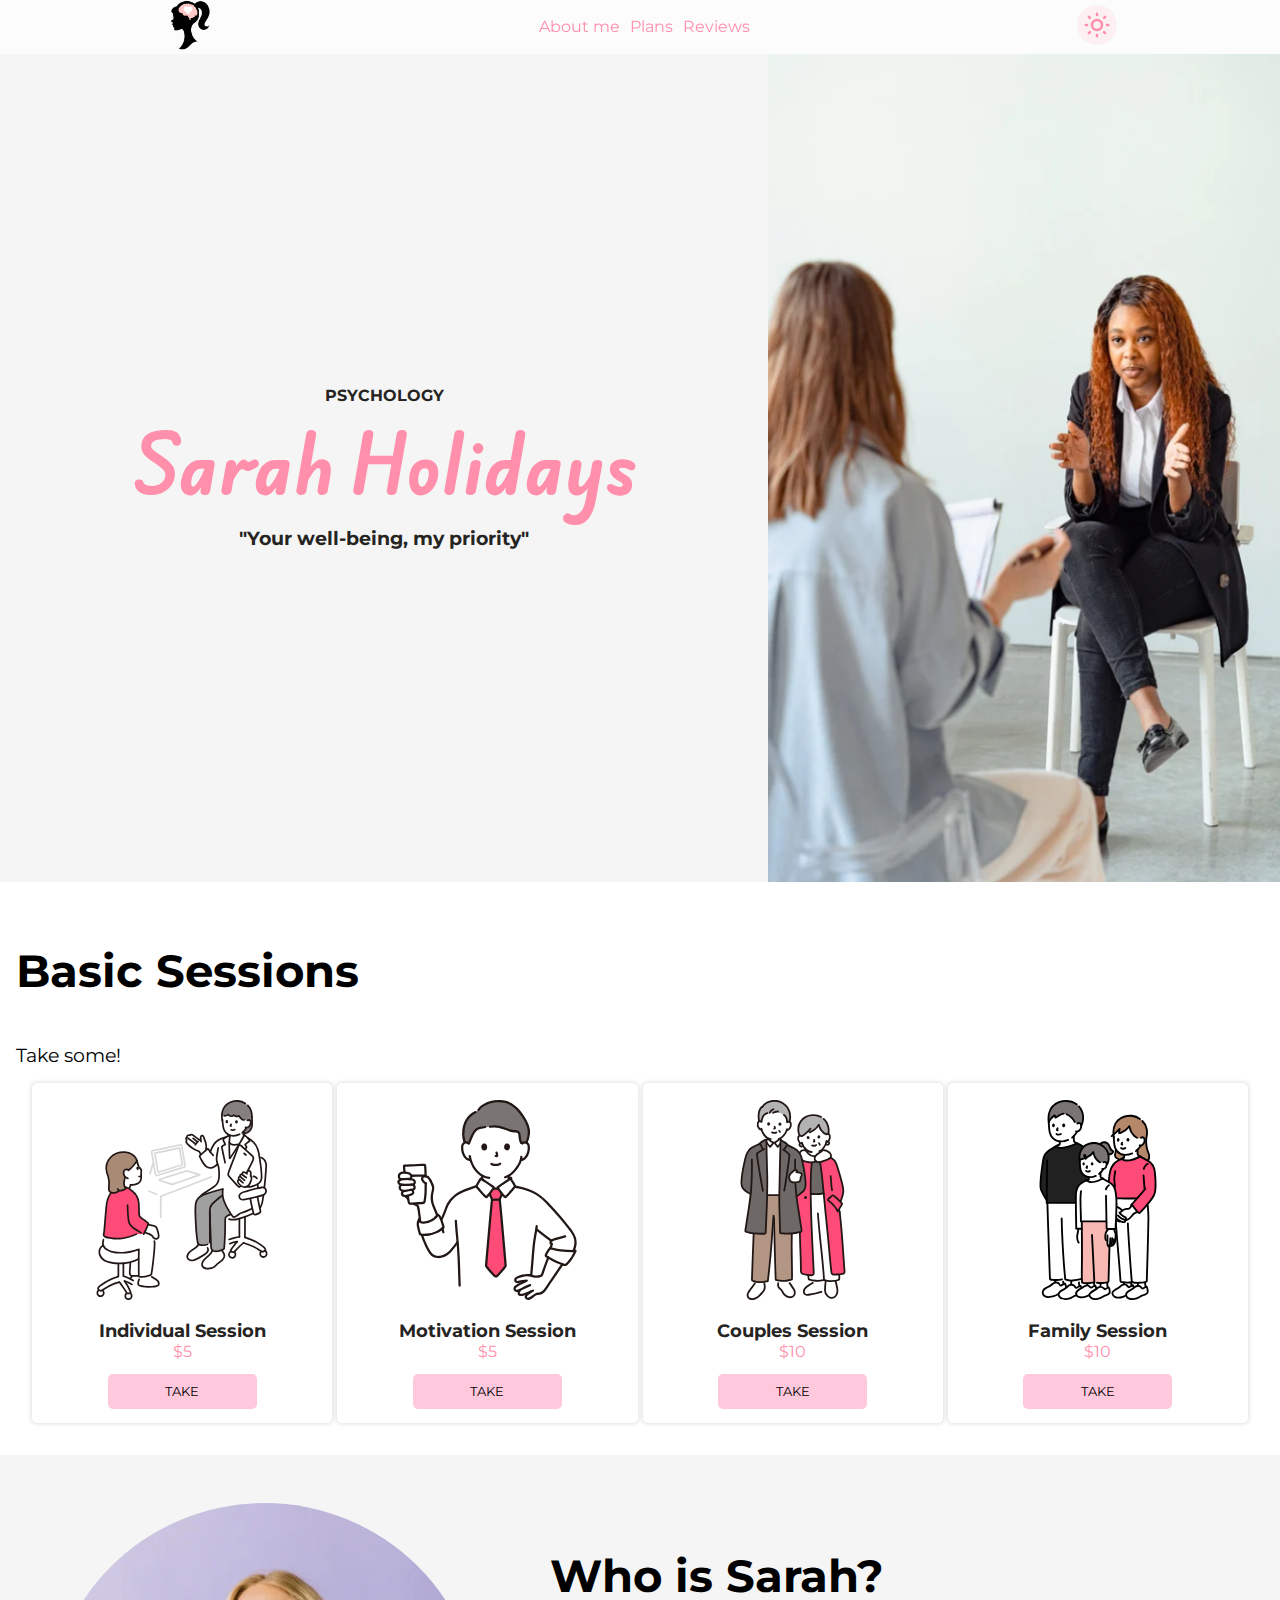
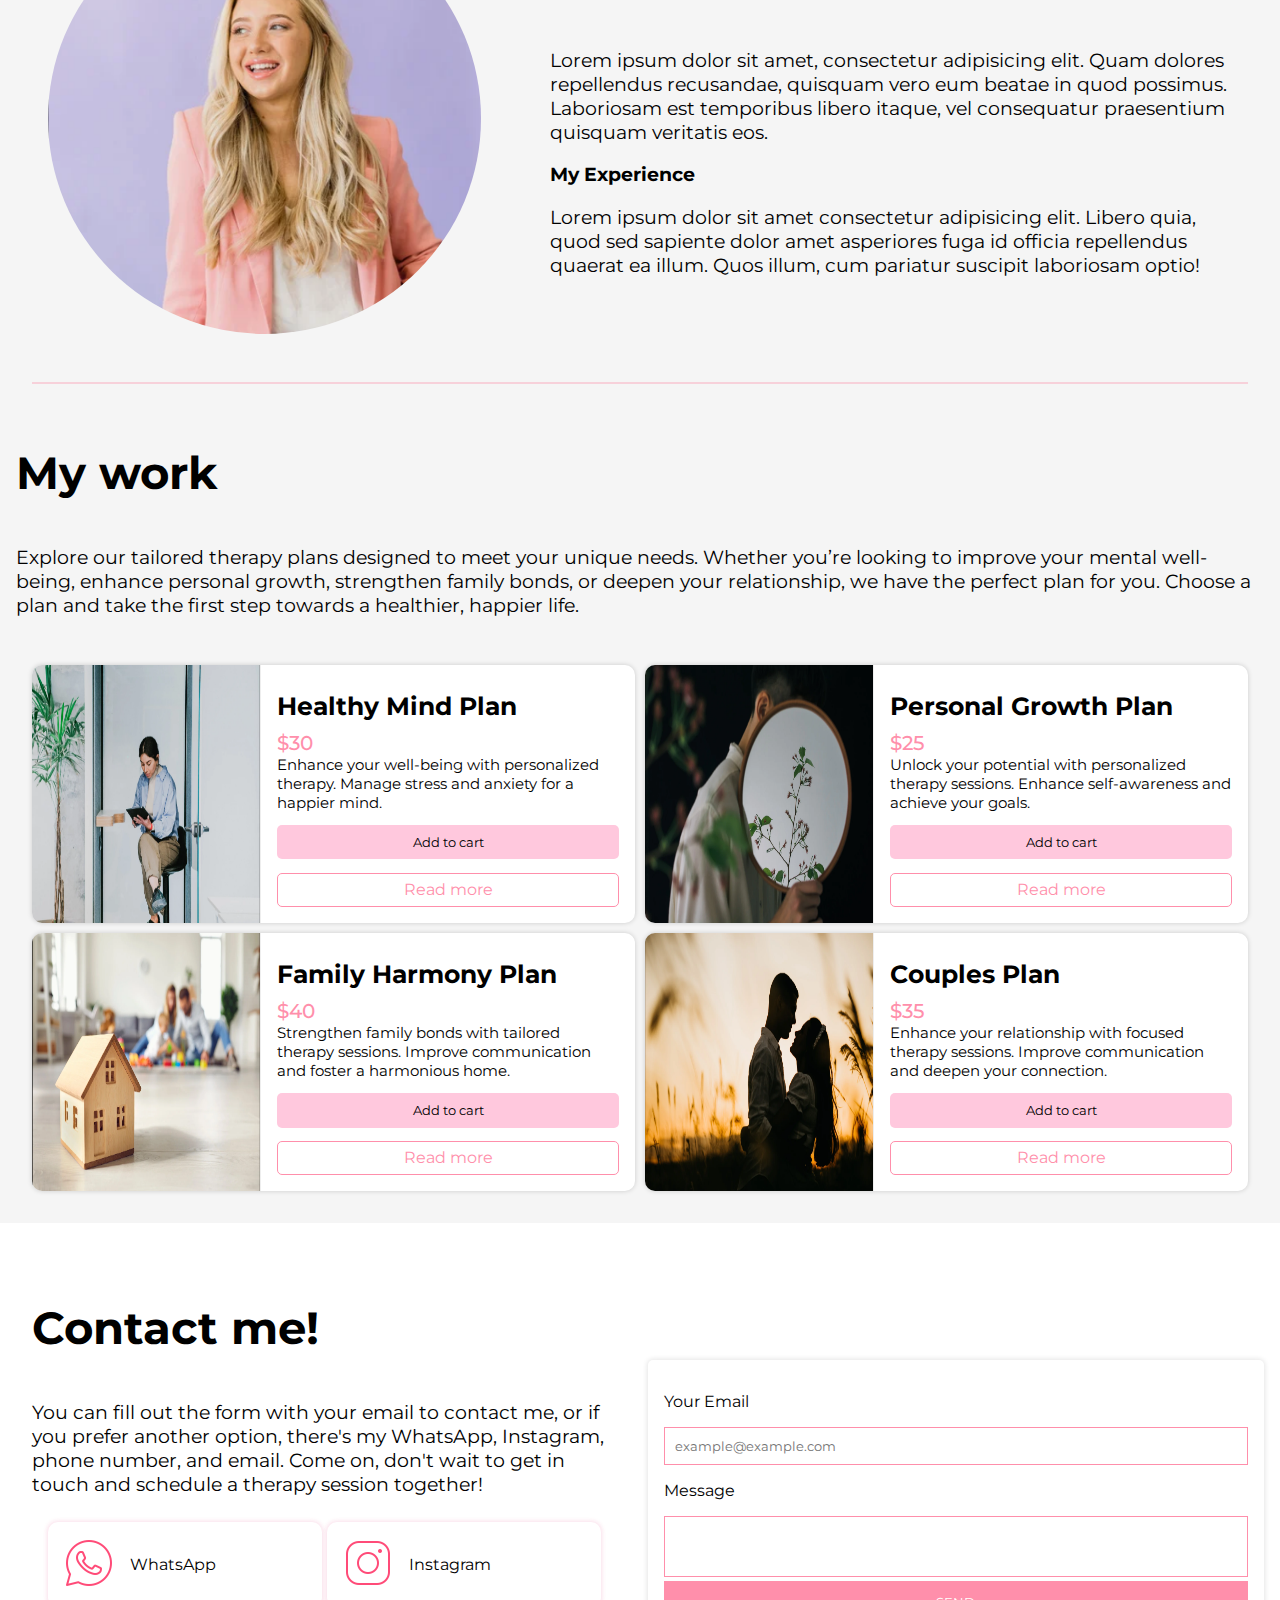
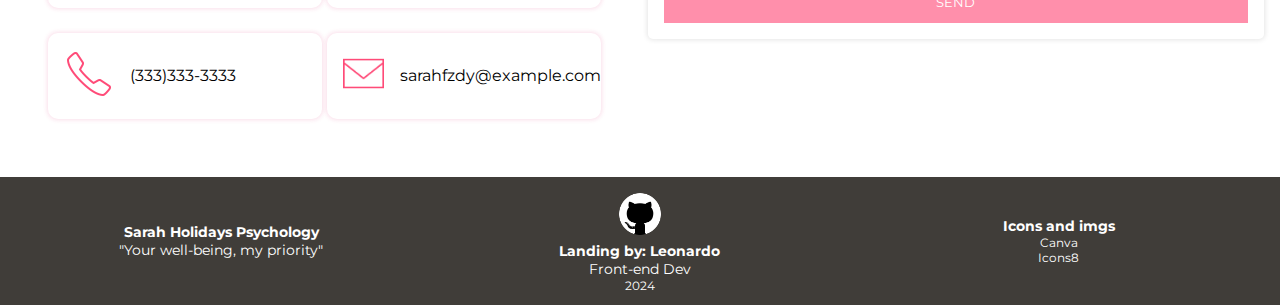
<file: index.html>
<!DOCTYPE html>
<html lang="en">
<head>
    <meta charset="UTF-8">
    <meta name="viewport" content="width=device-width, initial-scale=1.0">
    <link rel="stylesheet" href="style.css">
    <link rel="shortcut icon" href="imgs/logoS new.png" type="image/x-icon">
    <title>Sarah | Psychology</title>
</head>
<body>
    <header>
        <nav>
            <div class="logo">
                <a href="#intro">
                    <img src="imgs/logoS new.png" alt="logo">
                </a>
            </div>
            <div class="tags">
                <a href="#about">About me</a>
                <a href="#work">Plans</a>
                <a href="revs/index.html" id="revs">Reviews</a>
            </div>
            <div class="theme">
                <label for="dark" id="dark-label">
                    <img src="imgs/sun-svgrepo-com.svg" alt="theme" class="light-icon">
                    <img src="imgs/moon-stars-svgrepo-com.svg" alt="dark-theme" class="dark-icon">
                </label>
                <input type="checkbox" name="dark" id="dark">
            </div>
            <div class="menu-burger">
                <label for="burger" class="button-burger">
                    <img src="imgs/menu-alt-02-svgrepo-com.svg" alt="menu">
                </label>
                <input type="checkbox" name="burger" id="burger">
                <div class="burger-tags">
                    <a href="#about">About me</a>
                    <a href="#work">Plans</a>
                    <a href="revs/index.html" id="revs">Reviews</a>
                    <label for="dark" id="dark-label">
                        <img src="imgs/sun-svgrepo-com.svg" alt="theme" class="light-icon">
                        <img src="imgs/moon-stars-svgrepo-com.svg" alt="dark-theme" class="dark-icon">
                    </label> 
                </div>
            </div>
        </nav>
    </header>
    <main>
        <section class="intro" id="intro">
            <article class="text">
                <h4>PSYCHOLOGY</h4>
                <h1>Sarah Holidays</h1>
                <h3>"Your well-being, my priority"</h3>
            </article>
            <article class="img">
                <img src="imgs/introSarah.png" alt="">
            </article>
        </section>
        <section class="therapy" id="therapy">
            <article class="text">
                <h2>Basic Sessions</h2>
                <p>
                    Take some!
                </p>
            </article>
            <article class="cards-container">
                <div class="t-card">
                    <div class="img">
                        <img src="imgs/medical1.svg" alt="icon">
                    </div>
                    <div class="text">
                        <h5>Individual Session</h5>
                        <span>$5</span>
                        <button>TAKE</button>
                    </div>
                </div>
                <div class="t-card">
                    <div class="img">
                        <img src="imgs/person1.svg" alt="icon">
                    </div>
                    <div class="text">
                        <h5>Motivation Session</h5>
                        <span>$5</span>
                        <button>TAKE</button>
                    </div>
                </div>
                <div class="t-card">
                    <div class="img">
                        <img src="imgs/couple.svg" alt="">
                    </div>
                    <div class="text">
                        <h5>Couples Session</h5>
                        <span>$10</span>
                        <button>TAKE</button>
                    </div>
                </div>
                <div class="t-card">
                    <div class="img">
                        <img src="imgs/family-facing-diagonally-svgrepo-com.svg" alt="">
                    </div>
                    <div class="text">
                        <h5>Family Session</h5>
                        <span>$10</span>
                        <button>TAKE</button>
                    </div>
                </div>
            </article>
        </section>
        <section class="about" id="about">
            <article class="img">
                <img src="imgs/Sarah.png" alt="">
            </article>
            <article class="text">
                <h2>Who is Sarah?</h2>
                <p>
                    Lorem ipsum dolor sit amet, consectetur adipisicing elit. 
                    Quam dolores repellendus recusandae, quisquam vero eum 
                    beatae in quod possimus. Laboriosam est temporibus libero 
                    itaque, vel consequatur praesentium quisquam veritatis eos.
                </p>
                <h3>My Experience</h3>
                <p>
                    Lorem ipsum dolor sit amet consectetur adipisicing elit. 
                    Libero quia, quod sed sapiente dolor amet asperiores fuga id officia repellendus quaerat ea illum. Quos illum, 
                    cum pariatur suscipit laboriosam optio!
                </p>
            </article>
        </section>
        <hr>
        <section class="work" id="work">
            <h2>My work</h2>
            <p>
                Explore our tailored therapy plans designed to meet your unique needs. Whether you’re looking to improve your mental well-being, enhance personal growth, strengthen family bonds, or deepen your relationship, 
                we have the perfect plan for you. 
                Choose a plan and take the first step towards a healthier, happier life.
            </p>
        </section>
        <section class="plans">
            <article class="p-card">
                <div class="img">
                    <img src="imgs/card1.png" alt="">
                </div>
                <div class="text">
                    <h3>Healthy Mind Plan</h3>
                    <h4><span>$30</span></h4>
                    <p>
                        Enhance your well-being with personalized therapy. 
                        Manage stress and anxiety for a happier mind.
                    </p>
                    <div class="btns">
                        <button>Add to cart</button>
                        <a href="#">Read more</a>
                    </div>
                    
                </div>
            </article>
            <article class="p-card">
                <div class="img">
                    <img src="imgs/card2.png" alt="">
                </div>
                <div class="text">
                    <h3>Personal Growth Plan</h3>
                    <h4><span>$25</span></h4>
                    <p>
                        Unlock your potential with personalized therapy sessions. 
                        Enhance self-awareness and achieve your goals.
                    </p>
                    <div class="btns">
                        <button>Add to cart</button>
                        <a href="#">Read more</a>
                    </div>
                </div>
            </article>
            <article class="p-card">
                <div class="img">
                    <img src="imgs/card3.png" alt="">
                </div>
                <div class="text">
                    <h3>Family Harmony Plan</h3>
                    <h4><span>$40</span></h4>
                    <p>
                        Strengthen family bonds with tailored therapy sessions. 
                        Improve communication and foster a harmonious home.
                    </p>
                    <div class="btns">
                        <button>Add to cart</button>
                        <a href="#">Read more</a>
                    </div>
                </div>
            </article>
            <article class="p-card">
                <div class="img">
                    <img src="imgs/card4.png" alt="">
                </div>
                <div class="text">
                    <h3>Couples Plan</h3>
                    <h4><span>$35</span></h4>
                    <p>
                        Enhance your relationship with focused therapy sessions. 
                        Improve communication and deepen your connection.
                    </p>
                    <div class="btns">
                        <button>Add to cart</button>
                        <a href="#">Read more</a>
                    </div>
                </div>
            </article>
        </section>
        <section class="contact" id="contact">
            <article class="text">
                <h2>Contact me!</h2>
                <p>
                    You can fill out the form with your email to 
                    contact me, or if you prefer another option, there's my WhatsApp, Instagram, phone number, and email. 
                    Come on, don't wait to get in touch 
                    and schedule a therapy session together!
                </p>
                <div class="c-btns">
                    <a href="">
                        <div class="img">
                            <img src="imgs/whats.png" alt="whatsapp">
                        </div>
                        <span>WhatsApp</span>
                    </a>
                    <a href="">
                        <div class="img">
                            <img src="imgs/icons8-instagram-100.png" alt="Instagram">
                        </div>
                        <span>Instagram</span>
                    </a>
                    <a href="">
                        <div class="img">
                            <img src="imgs/icons8-telephone-100.png" alt="tel">
                        </div>
                        <span>(333)333-3333</span>
                    </a>
                    <a href="">
                        <div class="img">
                            <img src="imgs/icons8-email-100.png" alt="email">
                        </div>
                        <span>sarahfzdy@example.com</span>
                    </a>
                </div>
            </article>
            <article class="form">
                <form id="form" action="">
                    <label for="email">Your Email</label>
                    <input type="text" id="email" name="email" placeholder="example@example.com">
                    <label for="problem">Message</label>
                    <textarea name="problem" id="problem"></textarea>
                    <input type="submit" value="SEND">
                </form>
            </article>
        </section>
    </main>
    <footer>
        <div>
            <h3>Sarah Holidays Psychology</h3>
            <p>
                "Your well-being, my priority"
            </p>
        </div>
        <div>
            <a href="https://github.com/faazdy">
                <img src="imgs/icons8-github-96.png" alt="git">
            </a>
            <h3>Landing by: Leonardo</h3>
            <p>
                Front-end Dev
            </p>
            <span>2024</span>
        </div>
        <div>
            <h3>Icons and imgs</h3>
            <ul>
                <li>Canva</li>
                <li>Icons8</li>
            </ul>
        </div>
    </footer>


    <script src="script.js"></script>
</body>
</html>
</file>
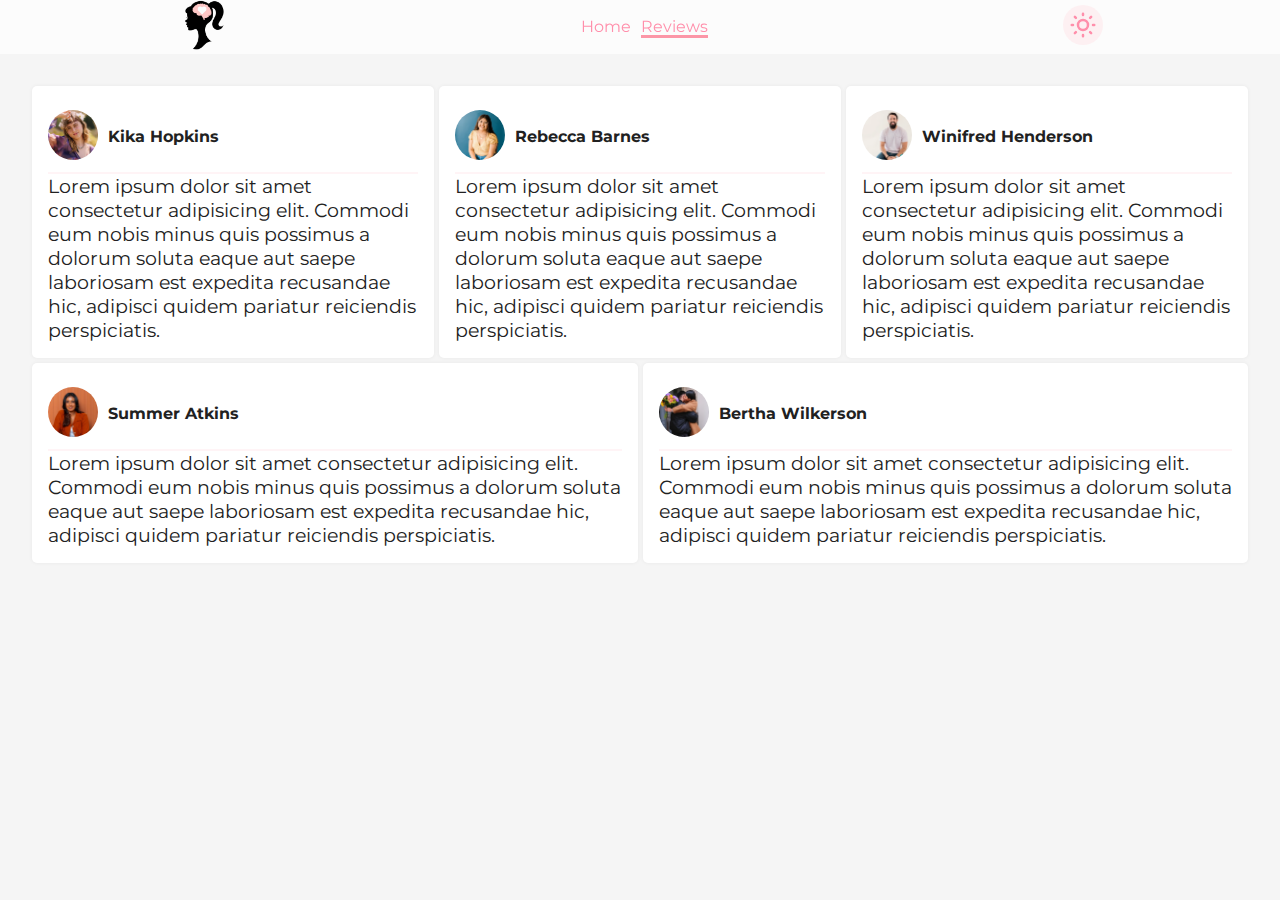
<file: revs/index.html>
<!DOCTYPE html>
<html lang="en">
<head>
    <meta charset="UTF-8">
    <meta name="viewport" content="width=device-width, initial-scale=1.0">
    <link rel="shortcut icon" href="../imgs/logoS new.png" type="image/x-icon">
    <title>Reviews | Sarah Psychology</title>
    <link rel="stylesheet" href="../style.css">
    <link rel="stylesheet" href="style.css">
</head>
<body>
    <header>
        <nav>
            <div class="logo">
                <a href="../index.html">
                    <img src="../imgs/logoS new.png" alt="logo">
                </a>
            </div>
            <div class="tags">
                <a href="../index.html">Home</a>
                <a href="#" id="revs">Reviews</a>
            </div>
            <div class="theme">
                <label for="dark" id="dark-label">
                    <img src="../imgs/sun-svgrepo-com.svg" alt="theme" class="light-icon">
                    <img src="../imgs/moon-stars-svgrepo-com.svg" alt="dark-theme" class="dark-icon">
                </label>
                <input type="checkbox" name="dark" id="dark">
            </div>
            <div class="menu-burger">
                <label for="burger" class="button-burger">
                    <img src="../imgs/menu-alt-02-svgrepo-com.svg" alt="menu">
                </label>
                <input type="checkbox" name="burger" id="burger">
                <div class="burger-tags">
                    <a href="../index.html">Home</a>
                    <a href="#" id="revs">Reviews</a>
                    <label for="dark" id="dark-label">
                        <img src="../imgs/sun-svgrepo-com.svg" alt="theme" class="light-icon">
                        <img src="../imgs/moon-stars-svgrepo-com.svg" alt="dark-theme" class="dark-icon">
                    </label> 
                </div>
            </div>
        </nav>
    </header>
    <main>
        <section class="revs">
            <article class="card">
                <div class="p-info">
                    <div>
                        <img src="pics/person1.png" alt="profile-pic">
                    </div>
                    <div>
                        <span>Kika Hopkins</span>
                    </div>
                </div>
                <hr>
                <div class="text">
                    <p>
                        Lorem ipsum dolor sit amet consectetur adipisicing elit. Commodi eum nobis minus quis possimus a dolorum soluta eaque aut saepe laboriosam est expedita recusandae hic, adipisci quidem pariatur reiciendis perspiciatis.
                    </p>
                </div>
            </article>

            <article class="card">
                <div class="p-info">
                    <div>
                        <img src="pics/person2.png" alt="profile-pic">
                    </div>
                    <div>
                        <span>Rebecca Barnes</span>
                    </div>
                </div>
                <hr>
                <div class="text">
                    <p>
                        Lorem ipsum dolor sit amet consectetur adipisicing elit. Commodi eum nobis minus quis possimus a dolorum soluta eaque aut saepe laboriosam est expedita recusandae hic, adipisci quidem pariatur reiciendis perspiciatis.
                    </p>
                </div>
            </article>

            <article class="card">
                <div class="p-info">
                    <div>
                        <img src="pics/person3.png" alt="profile-pic">
                    </div>
                    <div>
                        <span>Winifred Henderson</span>
                    </div>
                </div>
                <hr>
                <div class="text">
                    <p>
                        Lorem ipsum dolor sit amet consectetur adipisicing elit. Commodi eum nobis minus quis possimus a dolorum soluta eaque aut saepe laboriosam est expedita recusandae hic, adipisci quidem pariatur reiciendis perspiciatis.
                    </p>
                </div>
            </article>

            <article class="card">
                <div class="p-info">
                    <div>
                        <img src="pics/person4.png" alt="profile-pic">
                    </div>
                    <div>
                        <span>Summer Atkins</span>
                    </div>
                </div>
                <hr>
                <div class="text">
                    <p>
                        Lorem ipsum dolor sit amet consectetur adipisicing elit. Commodi eum nobis minus quis possimus a dolorum soluta eaque aut saepe laboriosam est expedita recusandae hic, adipisci quidem pariatur reiciendis perspiciatis.
                    </p>
                </div>
            </article>

            <article class="card">
                <div class="p-info">
                    <div>
                        <img src="pics/person5.png" alt="profile-pic">
                    </div>
                    <div>
                        <span>Bertha Wilkerson</span>
                    </div>
                </div>
                <hr>
                <div class="text">
                    <p>
                        Lorem ipsum dolor sit amet consectetur adipisicing elit. Commodi eum nobis minus quis possimus a dolorum soluta eaque aut saepe laboriosam est expedita recusandae hic, adipisci quidem pariatur reiciendis perspiciatis.
                    </p>
                </div>
            </article>
        </section>
    </main>

    <script src="../script.js"></script>
</body>
</html>
</file>
<file: style.css>
@import url('https://fonts.googleapis.com/css2?family=Edu+AU+VIC+WA+NT+Hand:wght@400..700&display=swap');
@import url('https://fonts.googleapis.com/css2?family=Edu+AU+VIC+WA+NT+Hand:wght@400..700&family=Montserrat:ital,wght@0,100..900;1,100..900&display=swap');
:root{
    --bgcolor: whitesmoke;
    --card: rgb(255, 255, 255);
    --color1: #ffffff;
    --color2: #403d39;
    --color3: #252422;
    --purple: #cdb4db;
    --pink1: #ffc8dd;
    --pink2: #ff8fab;
    --font1: 'Edu AU VIC WA NT Hand', sans-serif;
    --font2: 'Montserrat', sans-serif;
    --bgcolorDark: #212121;
    --bgDark2: #333333;
    --cardDark: #292929;
}

*{
    margin: 0;
    padding: 0;
    box-sizing: border-box;
    font-family: var(--font2);
}
html{
    scroll-behavior: smooth;
}
body{
    background-color: var(--bgcolor);
    transition: all .3s;
}
/*--------------dark---------------*/
.dark-mode{
    background-color: var(--bgcolorDark);
    color: var(--bgcolor);
    header{
        background-color: rgba(0, 0, 0, 0.637);
        nav{
            .light-icon{display: none;}
            .dark-icon{display: block;}
            .menu-burger .burger-tags{
                background-color: var(--bgcolorDark);
            }
        }
    }
    h2,h3,h4{color: var(--color1);}
    .therapy,
    .plans,
    .contact{
        background-color: var(--bgDark2);
        .cards-container{
            .t-card{
                background-color: var(--cardDark);
                border-color: transparent;
                color: var(--color1);
            }
        }
        .p-card{
            background-color: var(--cardDark);
            border-color: transparent;
            color: var(--color1);
        }
        .c-btns a{
            color: var(--color1);
        }
        form{
            background-color: var(--cardDark);
            border-color: transparent;
            color: var(--color1);
        }
    }
    input, textarea{
        color: var(--color1);
    }
    .plans{
        background-color: var(--bgcolorDark);
    }
    footer{
        background-color: #1a1919;
    }
}
/*-----------------------------*/
h2{
    font-size: 45px;
    margin: 1em 0;
}
p{
    font-size: 1.2em;
}
hr{
    border: none;
    border: 1px solid #ff4b7836;
    width: 95%;
    margin: 0 auto;
}
header{
    position: sticky;
    top: 0;
    z-index: 3;
    background-color: rgba(255, 255, 255, 0.7);
    backdrop-filter: blur(5px);
    -webkit-backdrop-filter: blur(10px);
    img{
        width: 50px;
    }
    nav{
        display: flex;
        align-items: center;
        justify-content: space-around;
        width: 100%;
        .tags{
            display: flex;
            justify-content: center;
            align-items: center;
            gap: 10px;
            a{text-decoration: none; color: var(--pink2);}
            a:hover{color: #ff4b78; font-weight: 500;}
        }
        input[type="checkbox"]{display: none;}
        label{
            display: block;
            cursor: pointer;
            img{max-width: 40px;}
            .dark-icon{display: none;}
            .dark-icon,
            .light-icon{
                background-color: rgba(255, 192, 203, 0.205);
                padding: 5px;
                border-radius: 50%;
            }
        }
        .menu-burger{
            display: none;
            .button-burger{background-color: transparent;}
            .burger-tags{
                display: none;
                text-align: center;
                border-radius: 10px;
                background-color: rgb(236, 236, 236);
                position: absolute;
                right: 0;
                width: 40%;
                overflow: hidden;
                a{ 
                    display: block;
                    width: 100%; 
                    text-align: center;
                    padding: 1em;
                    text-decoration: none;
                    color: var(--pink2);
                }
                a:hover{background-color: #79797948;}
                label{
                    display: grid;
                    justify-content: center;
                    align-items: center;
                    grid-template-columns: 1fr;
                    width: 100%;
                    padding: 1em;
                    img{margin: 0 auto;}
                }
            }
        }
    }
}

main{
    img{width: 100%; height: 100%;}
    .intro{
        min-height: 92vh;
        display: grid;
        grid-template-columns: 1.5fr 1fr;
        .text{
            display: flex;
            flex-direction: column;
            align-items: center;
            justify-content: center;
            color: var(--color3);
            padding: 1em;
            h1{
                color: var(--pink2);
                font-size: 70px;
                font-family: var(--font1);
            }
        }
    }
    .therapy{
        background-color: var(--color1);
        padding: 1em;
        .cards-container{
            color: var(--color3);
            display: flex;
            justify-content: center;
            text-align: center;
            flex-wrap: wrap;
            gap: 5px;
            padding: 1em;
            .t-card{
                flex: 10%;
                background-color: var(--card);
                box-shadow: 0 0 4px 1px rgba(0, 0, 0, 0.123);
                border: 1px solid var(--card);
                border-radius: 5px;
                .img{
                    padding: 1em;
                    img{width: 200px;}
                }
                h5{font-size: 18px;}
                span{display: block; color: var(--pink2);}
            }
            .t-card:hover{
                box-shadow: 0 0 4px 1px#ff4b7841;
                transform: translateY(-2px);
                transition: .3s ease-in;
            }
        }
    }
    button{
        cursor: pointer;
        width: 50%;
        margin: 1em auto;
        padding: .7em;
        background-color: var(--pink1);
        border: none;
        border-radius: 5px;
    }
    button:hover{
        background-color: #ff4b78;
        color: white;
        transition: background .3s ease;
    }
    .about{
        display: grid;
        grid-template-columns: 1fr 1.5fr;
        gap: 5px;
        min-height: 50vh;
        padding: 1em;
        .img{
            display: grid;
            justify-content: center;
            padding: 2em;
            img{border-radius: 50%;}
        }
        .text{padding: 2em;}
        p{margin: 1em 0;}
        ul{margin: 1em 0; padding: 2em;}
    }
    .work{padding: 1em;}
    .plans{
        padding: 2em;
        display: grid;
        grid-template-columns: 1fr 1fr;
        justify-content: center;
        gap: 10px;
        .p-card{
            background-color: var(--card);
            box-shadow: 0 0 5px rgba(0, 0, 0, 0.171);
            border-radius: 10px;
            overflow: hidden;
            display: flex;
            .img{
                flex: 1;
            }                
            .text{
                flex: 1.5;
                padding: 1em;
                border-left: 1px solid rgba(0, 0, 0, 0.068);
                h3{font-size: 25px;}
                h4{font-size: 20px;}
                p{font-size: 15px;}
                .btns{
                    display: flex;
                    align-items: center;
                    justify-content: center;
                    text-align: center;
                    flex-wrap: wrap;
                    button{width: 100%;}
                    a{
                        border: 1px solid currentColor;
                        padding: .4em;
                        text-decoration: none;
                        color: var(--pink2);
                        border-radius: 5px;
                        width: 100%;
                    }
                }

                h3{
                    margin: 10px 0;
                }
                span{color: var(--pink2); font-weight: 500;}
            }
        }
    }
    .contact{
        background-color: var(--color1);
        min-height: 50vh;
        padding: 1em;
        display: grid;
        grid-template-columns: 1fr 1fr;
        align-items: center;
        gap: 15px;
        .text{
            padding: 1em;
        }
        form{
            background-color: var(--color1);
            box-shadow: 0 0 5px 1px rgba(0, 0, 0, 0.103);
            padding: 1em;
            border-radius: 5px;
            input[type="text"]{
                width: 100%;
                padding: 10px;
                background-color: transparent;
                border: none;
                border: 1px solid var(--pink2);
            }
            input[type="text"]:focus{
                outline: none;
                background-color: transparent;
                border: 2px solid var(--pink2);
            }
            textarea{
                width: 100%;
                resize: none;
                padding: 1em;
                border: none;
                border: 1px solid var(--pink2);
                background-color: transparent;
            }
            textarea:focus{
                outline: none;
                background-color: transparent;
                border: 2px solid var(--pink2);
            }
            input[type="submit"]{
                width: 100%;
                padding: 1em;
                border: none;
                background-color: var(--pink2);
                color: var(--color1);
                cursor: pointer;
            }
            input[type="submit"]:hover{
                background-color: #ff4b78;

            }
            label{
                display: inline-block;
                margin: 1em 0;
            }
        }
        .c-btns{
            display: grid;
            grid-template-columns: 1fr 1fr;
            gap: 5px;
            padding: 1em;
            img{max-width: 50px;}
            a{
                margin: 10px 0;
                text-decoration: none;
                background-color: #ffffff28;
                color: black;
                box-shadow: 0 0 4px 1px #dd246b25;
                border-radius: 10px;
                display: flex;
                align-items: center;
                .img{padding: 1em;}
            }
        }
    }
}
footer{
    background-color: var(--color2);
    color: var(--color1);
    padding: 1em;
    text-align: center;
    font-size: 12px;
    display: grid;
    grid-template-columns: 1fr 1fr 1fr;
    align-items: center;
    ul{
        list-style: none;
    }
    img{max-width: 50px;}
}
@media screen and (max-width: 950px){
    header{
        nav{
            .tags,
            .theme{
                display: none;
            }
            .menu-burger{
                display: block;
            }
        }
    }
    main{
        text-align: center;
        .intro{
            h4,h3{color: var(--bgcolor); z-index: 2;}
            h1{z-index: 2;}
            background-image: url(imgs/introSarah.png);
            background-position: center;
            background-repeat: no-repeat;
            background-size: cover;
            display: flex;
            align-items: center;
            justify-content: center;
            img{display: none;}
            position: relative;
        }
        .intro::before{
            content: ''; 
            position: absolute;
            top: 0; right: 0; bottom: 0; left: 0; 
            background-color: #000000b9;
        }
        .about,
        .plans,
        .contact{
            grid-template-columns: 1fr;
        }
        .p-card{
            flex-direction: column;
            .img{
                flex: 2;
                width: 100%;
                img{width: 100%;}
            }
        }
        .contact .c-btns{
            grid-template-columns: 1fr;
        }
    }
    footer{
         grid-template-columns: 1fr;
         text-align: center;
    }
}
</file>
<file: revs/style.css>
.tags{
    a:nth-child(2){
        position: relative;
    }
    a:nth-child(2)::after{
        content: '';
        width: 100%;
        height: .2em;
        bottom: -2px;
        left: 0;
        background-color: rgb(252, 150, 167);
        position: absolute;
    }
}
.revs, .light-mode{
    display: flex;
    align-items: center;
    gap: 5px;
    flex-wrap: wrap;
    padding: 2em;
    img{max-width: 50px; border-radius: 50%; min-height: 50px;}
    .card{
        flex: 33%;
        background-color: white;
        color: #212121;
        padding: 1em;
        border-radius: 5px;
        box-shadow: 0 0 4px rgba(0, 0, 0, 0.055);
        .p-info{
            display: flex; 
            align-items: center; 
            gap: 10px;
            margin: .5em 0;
            span{font-weight: bold;}
        }
        hr{width: 100%; border-color: rgba(255, 192, 203, 0.178);}
    }
}
.dark-mode{
    background-color: #212121;
    header{
        background-color: rgba(0, 0, 0, 0.637);
    }
    .card{
        background-color: #272727;
        color: #e8e8e8;
    }
}
</file>
